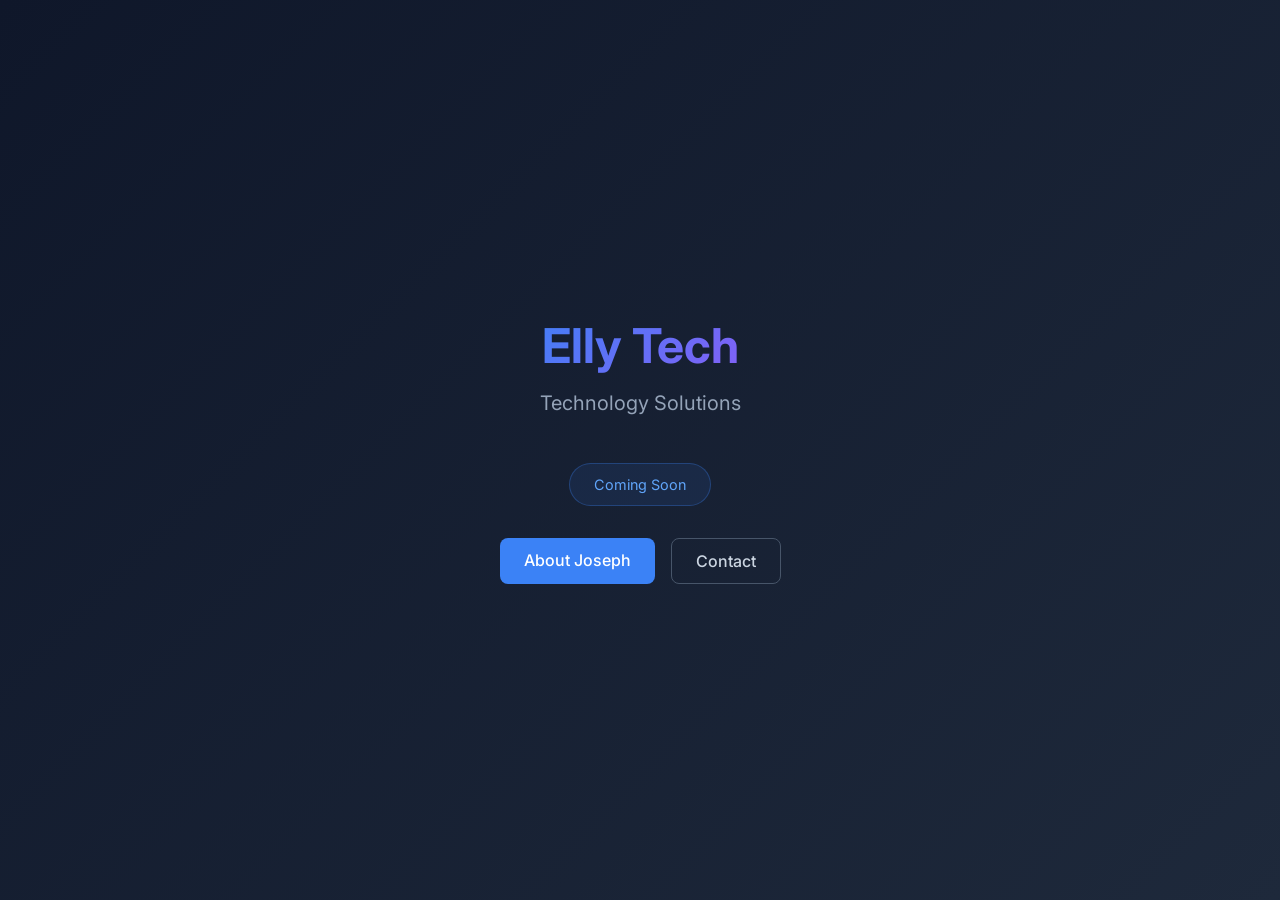
<file: index.html>
<!DOCTYPE html>
<html lang="en">
<head>
    <meta charset="UTF-8">
    <meta name="viewport" content="width=device-width, initial-scale=1.0">
    <meta name="description" content="Elly Tech - Technology Solutions">
    <title>Elly Tech</title>
    <link rel="preconnect" href="https://fonts.googleapis.com">
    <link rel="preconnect" href="https://fonts.gstatic.com" crossorigin>
    <link href="https://fonts.googleapis.com/css2?family=Inter:wght@300;400;500;600;700&display=swap" rel="stylesheet">
    <style>
        * {
            box-sizing: border-box;
            margin: 0;
            padding: 0;
        }

        body {
            font-family: 'Inter', -apple-system, BlinkMacSystemFont, sans-serif;
            min-height: 100vh;
            display: flex;
            flex-direction: column;
            align-items: center;
            justify-content: center;
            background: linear-gradient(135deg, #0f172a 0%, #1e293b 100%);
            color: #f8fafc;
            padding: 24px;
        }

        .container {
            text-align: center;
            max-width: 600px;
        }

        .logo {
            font-size: 3rem;
            font-weight: 700;
            margin-bottom: 16px;
            background: linear-gradient(135deg, #3b82f6 0%, #8b5cf6 100%);
            -webkit-background-clip: text;
            -webkit-text-fill-color: transparent;
            background-clip: text;
        }

        .tagline {
            font-size: 1.25rem;
            color: #94a3b8;
            margin-bottom: 48px;
        }

        .status {
            display: inline-block;
            padding: 12px 24px;
            background: rgba(59, 130, 246, 0.1);
            border: 1px solid rgba(59, 130, 246, 0.3);
            border-radius: 9999px;
            color: #60a5fa;
            font-size: 0.9rem;
            margin-bottom: 32px;
        }

        .links {
            display: flex;
            gap: 16px;
            justify-content: center;
            flex-wrap: wrap;
        }

        .link {
            padding: 12px 24px;
            background: #3b82f6;
            color: white;
            text-decoration: none;
            border-radius: 8px;
            font-weight: 500;
            transition: all 0.2s ease;
        }

        .link:hover {
            background: #2563eb;
            transform: translateY(-2px);
        }

        .link.secondary {
            background: transparent;
            border: 1px solid #475569;
            color: #cbd5e1;
        }

        .link.secondary:hover {
            border-color: #3b82f6;
            color: #3b82f6;
        }
    </style>
    <meta name="cf-2fa-verify" value="pRONYcfQPALOSGzVeI4U" content="pRONYcfQPALOSGzVeI4U" />
</head>
<body>
    <div class="container">
        <!-- ============================================
             EDIT YOUR HOMEPAGE CONTENT HERE
        ============================================= -->

        <h1 class="logo">Elly Tech</h1>
        <p class="tagline">Technology Solutions</p>

        <div class="status">Coming Soon</div>

        <div class="links">
            <a href="/about-joseph" class="link">About Joseph</a>
            <a href="mailto:jelhoregy@gmail.com" class="link secondary">Contact</a>
        </div>
    </div>
</body>
</html>
</file>
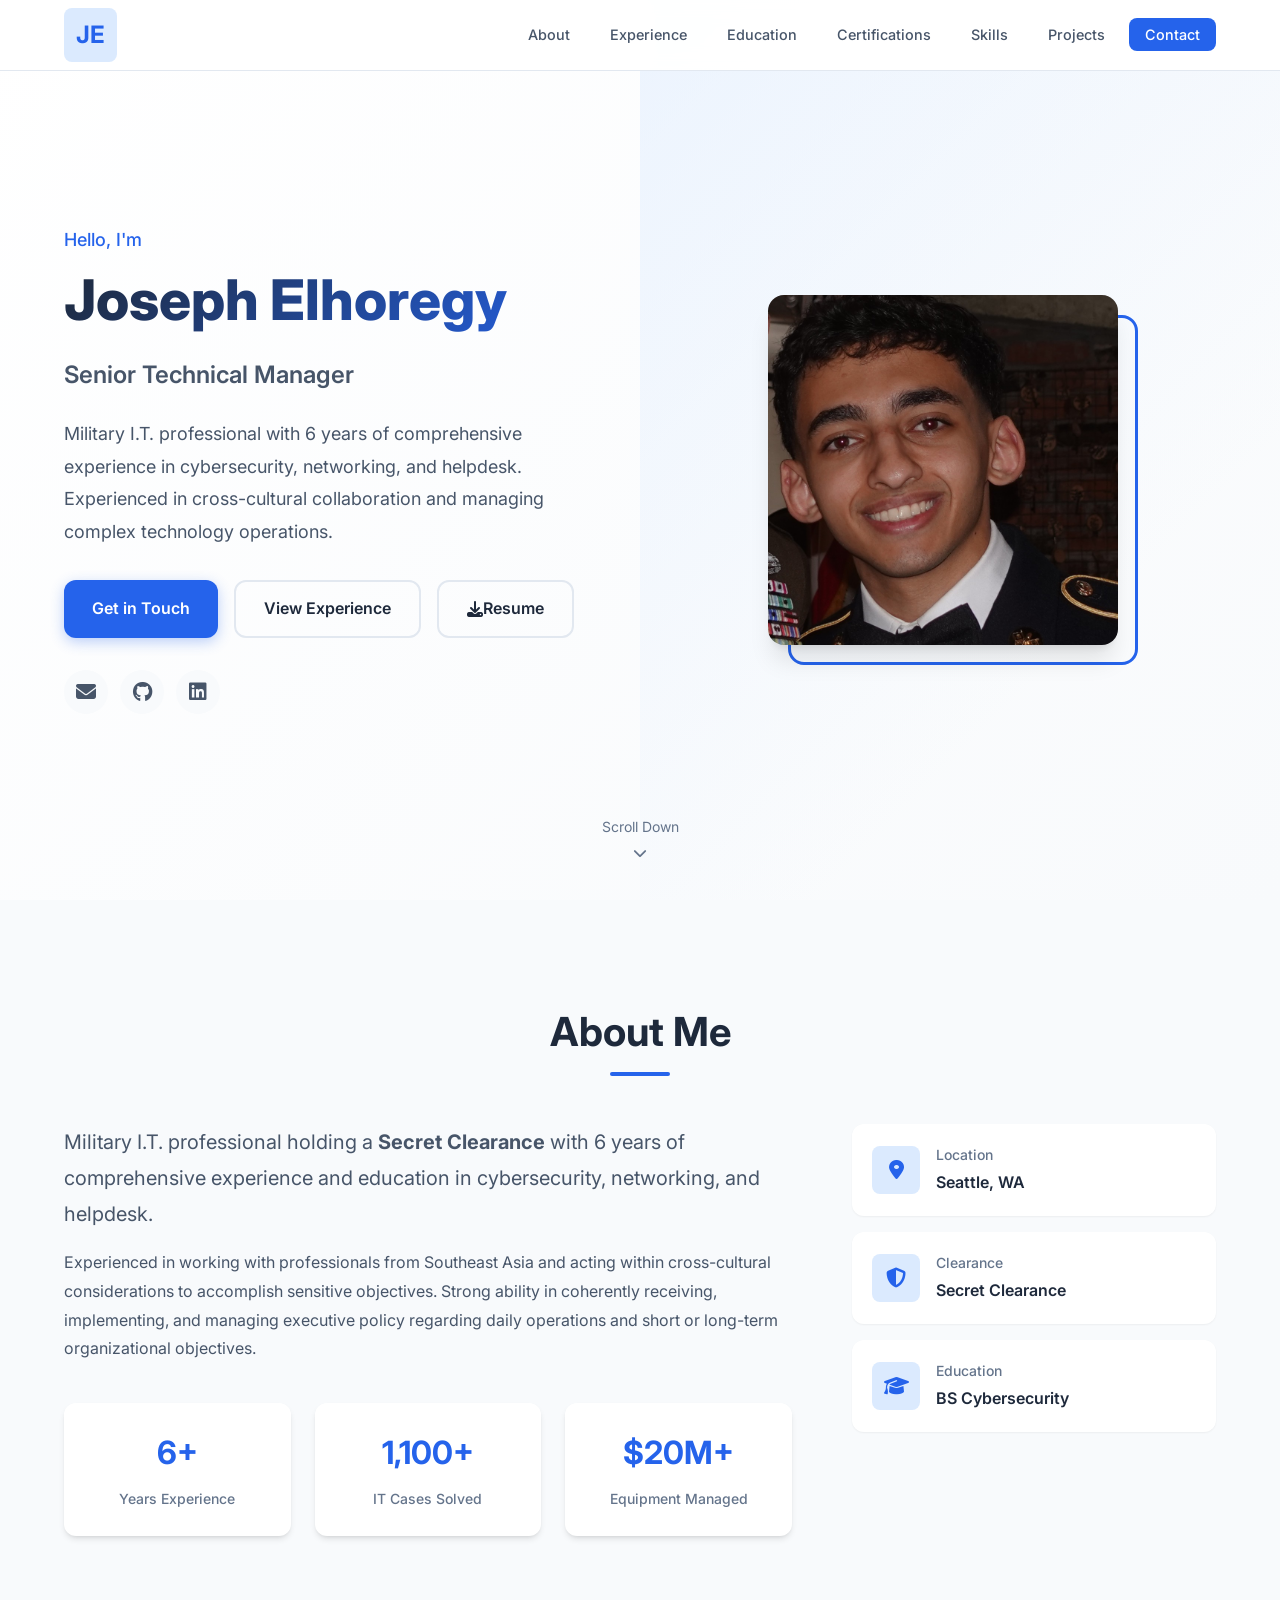
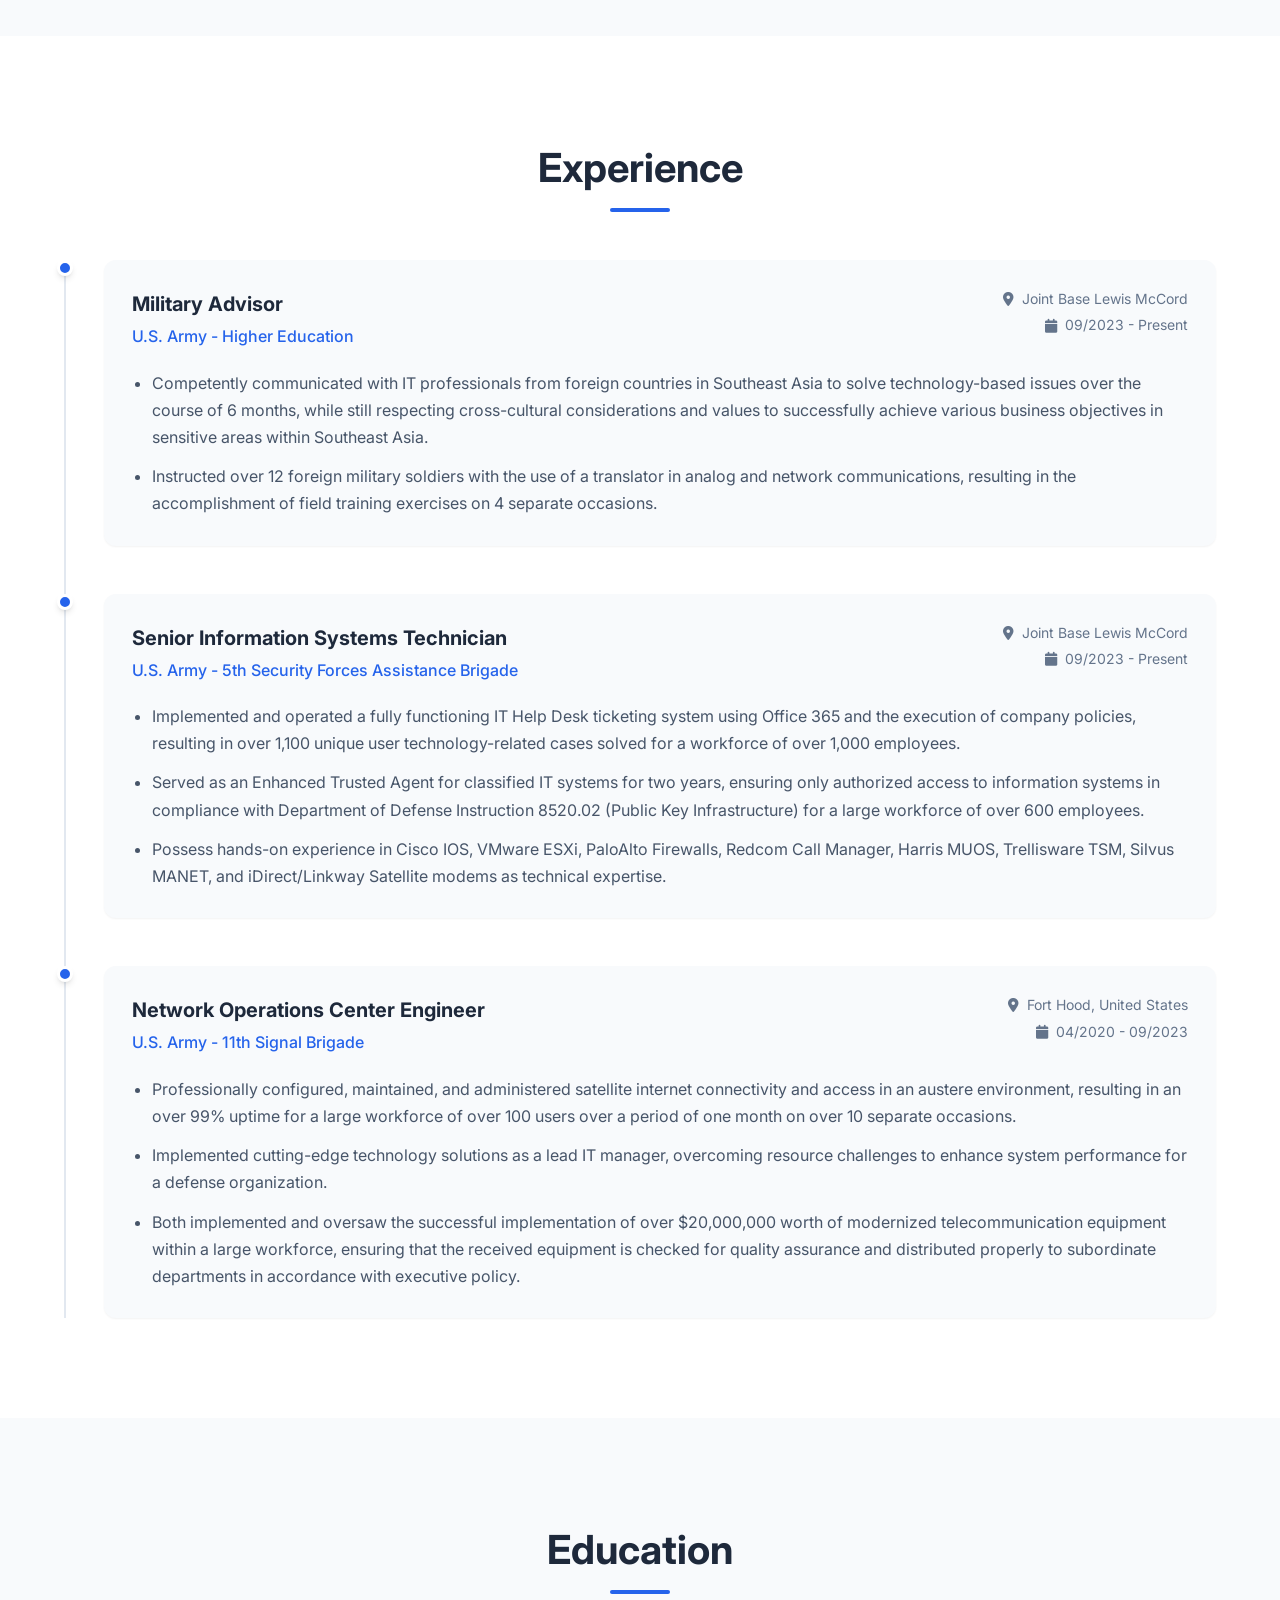
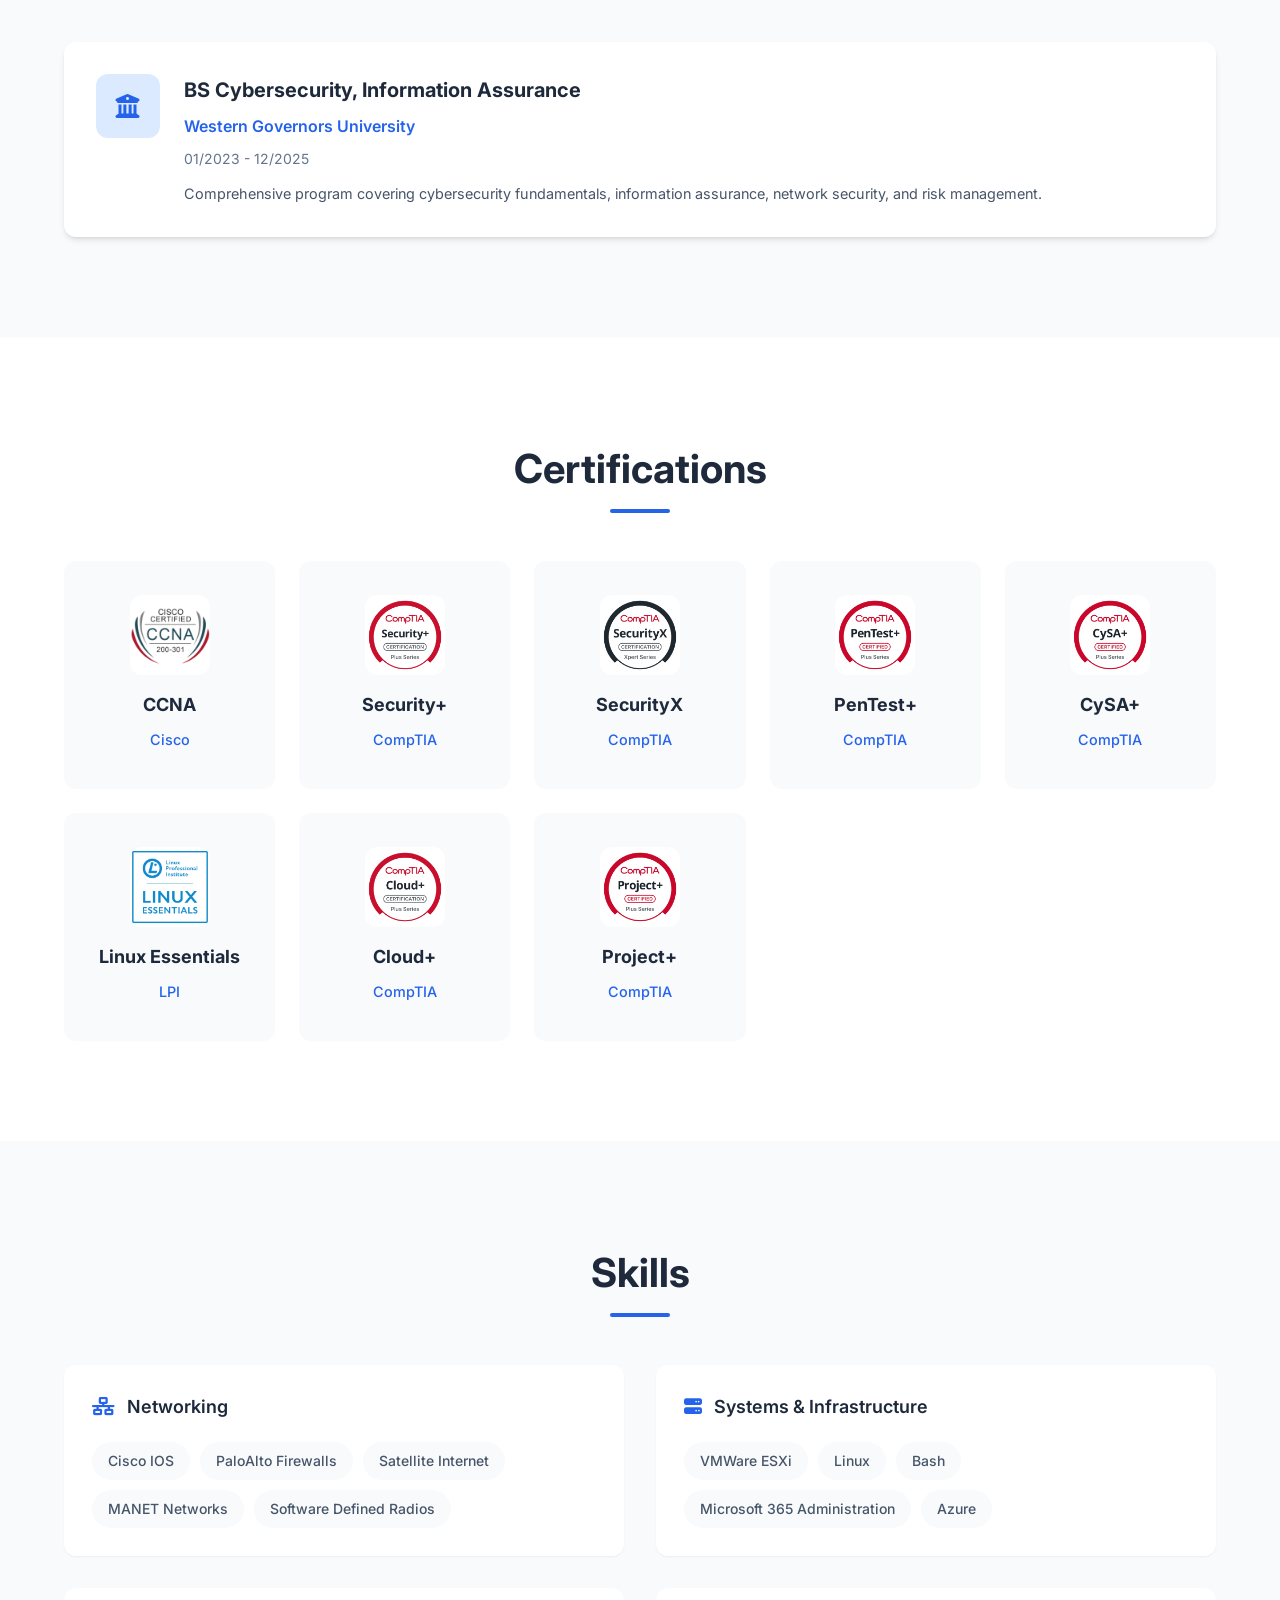
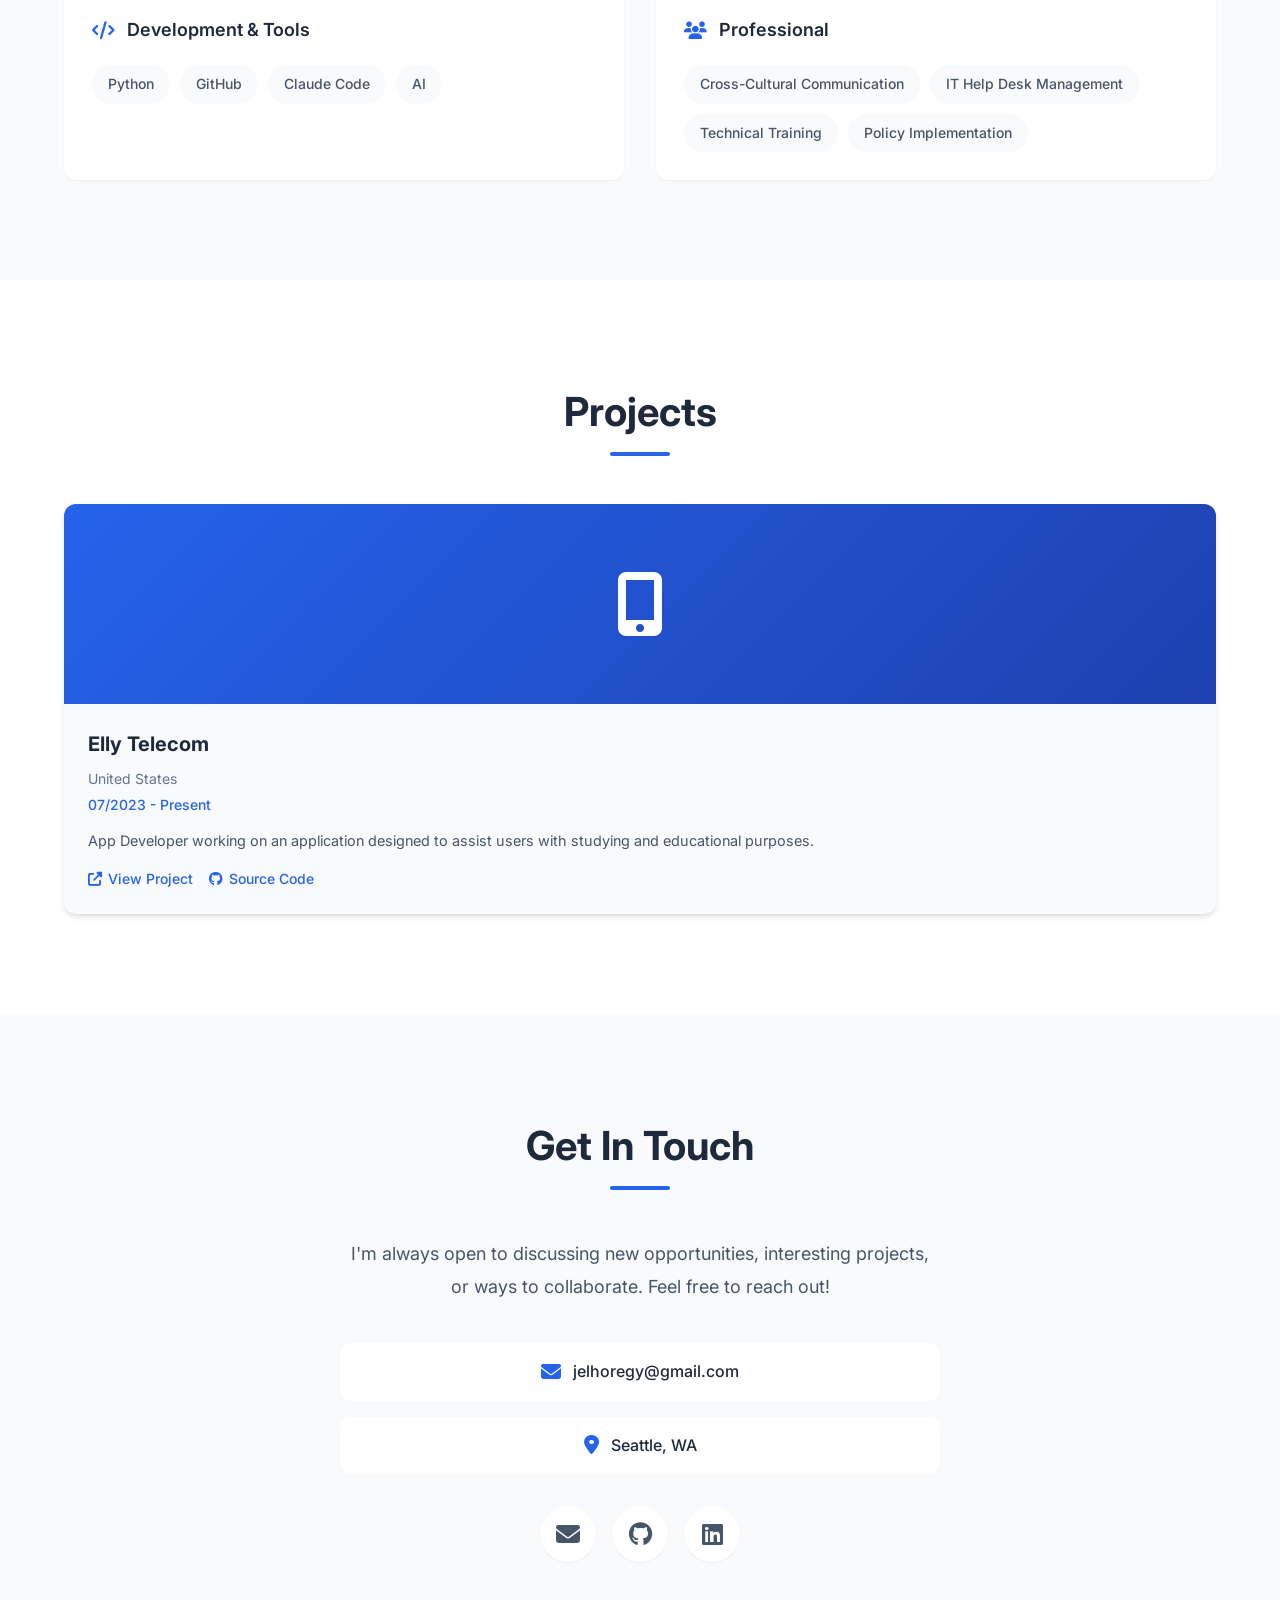
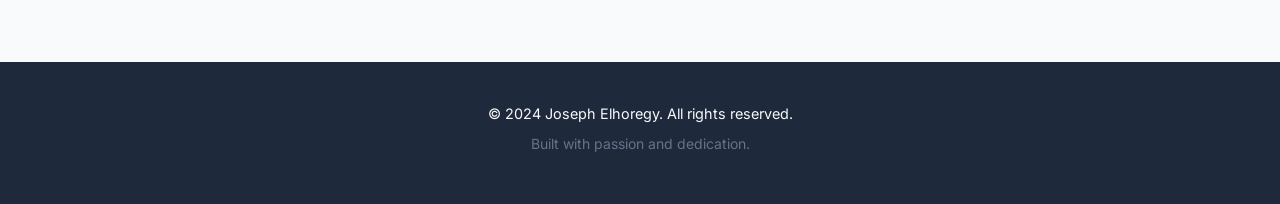
<file: about-joseph/index.html>
<!DOCTYPE html>
<html lang="en">
<head>
    <meta charset="UTF-8">
    <meta name="viewport" content="width=device-width, initial-scale=1.0">
    <meta name="description" content="Joseph Elhoregy - Senior Technical Manager | Military I.T. Professional with expertise in cybersecurity, networking, and helpdesk.">
    <meta name="keywords" content="Joseph Elhoregy, IT Professional, Cybersecurity, Network Engineer, Military, Senior Technical Manager">
    <meta name="author" content="Joseph Elhoregy">

    <title>Joseph Elhoregy | Senior Technical Manager</title>

    <!-- Favicon - Replace with your own -->
    <link rel="icon" type="image/x-icon" href="assets/images/favicon.ico">

    <!-- Google Fonts -->
    <link rel="preconnect" href="https://fonts.googleapis.com">
    <link rel="preconnect" href="https://fonts.gstatic.com" crossorigin>
    <link href="https://fonts.googleapis.com/css2?family=Inter:wght@300;400;500;600;700&family=Fira+Code:wght@400;500&display=swap" rel="stylesheet">

    <!-- Font Awesome for icons -->
    <link rel="stylesheet" href="https://cdnjs.cloudflare.com/ajax/libs/font-awesome/6.5.1/css/all.min.css">

    <!-- Custom CSS -->
    <link rel="stylesheet" href="assets/css/style.css">
</head>
<body>
    <!-- ============================================
         NAVIGATION
         Edit the navigation links below
    ============================================= -->
    <nav class="navbar" id="navbar">
        <div class="nav-container">
            <a href="#hero" class="nav-logo">
                <span class="logo-text">JE</span>
            </a>
            <button class="nav-toggle" id="nav-toggle" aria-label="Toggle navigation">
                <span class="hamburger"></span>
            </button>
            <ul class="nav-menu" id="nav-menu">
                <li class="nav-item"><a href="#about" class="nav-link">About</a></li>
                <li class="nav-item"><a href="#experience" class="nav-link">Experience</a></li>
                <li class="nav-item"><a href="#education" class="nav-link">Education</a></li>
                <li class="nav-item"><a href="#certifications" class="nav-link">Certifications</a></li>
                <li class="nav-item"><a href="#skills" class="nav-link">Skills</a></li>
                <li class="nav-item"><a href="#projects" class="nav-link">Projects</a></li>
                <li class="nav-item"><a href="#contact" class="nav-link nav-cta">Contact</a></li>
            </ul>
        </div>
    </nav>

    <!-- ============================================
         HERO SECTION
         Edit your name, title, and introduction
    ============================================= -->
    <section id="hero" class="hero">
        <div class="hero-container">
            <div class="hero-content">
                <div class="hero-text">
                    <p class="hero-greeting">Hello, I'm</p>
                    <h1 class="hero-name">Joseph Elhoregy</h1>
                    <h2 class="hero-title">Senior Technical Manager</h2>
                    <p class="hero-description">
                        Military I.T. professional with 6 years of comprehensive experience in cybersecurity,
                        networking, and helpdesk. Experienced in cross-cultural collaboration and managing
                        complex technology operations.
                    </p>
                    <div class="hero-buttons">
                        <a href="#contact" class="btn btn-primary">Get in Touch</a>
                        <a href="#experience" class="btn btn-secondary">View Experience</a>
                        <a href="assets/resume.pdf" class="btn btn-secondary" download><i class="fas fa-download"></i> Resume</a>
                    </div>
                    <div class="hero-social">
                        <!-- Edit your social links here -->
                        <a href="mailto:jelhoregy@gmail.com" class="social-link" aria-label="Email">
                            <i class="fas fa-envelope"></i>
                        </a>
                        <a href="https://github.com/jpegyptian" class="social-link" target="_blank" aria-label="GitHub">
                            <i class="fab fa-github"></i>
                        </a>
                        <a href="https://linkedin.com/in/josephelhoregy" class="social-link" target="_blank" aria-label="LinkedIn">
                            <i class="fab fa-linkedin"></i>
                        </a>
                    </div>
                </div>
                <div class="hero-image">
                    <div class="image-wrapper">
                        <img src="assets/images/profile.jpg" alt="Joseph Elhoregy" class="profile-photo">
                        <div class="image-border"></div>
                    </div>
                </div>
            </div>
            <div class="scroll-indicator">
                <a href="#about">
                    <span class="scroll-text">Scroll Down</span>
                    <i class="fas fa-chevron-down"></i>
                </a>
            </div>
        </div>
    </section>

    <!-- ============================================
         ABOUT SECTION
         Edit your summary/about information
    ============================================= -->
    <section id="about" class="section about">
        <div class="container">
            <h2 class="section-title">About Me</h2>
            <div class="about-content">
                <div class="about-text">
                    <p class="about-intro">
                        Military I.T. professional holding a <strong>Secret Clearance</strong> with 6 years of
                        comprehensive experience and education in cybersecurity, networking, and helpdesk.
                    </p>
                    <p>
                        Experienced in working with professionals from Southeast Asia and acting within
                        cross-cultural considerations to accomplish sensitive objectives. Strong ability
                        in coherently receiving, implementing, and managing executive policy regarding
                        daily operations and short or long-term organizational objectives.
                    </p>
                    <div class="about-highlights">
                        <div class="highlight-item">
                            <span class="highlight-number">6+</span>
                            <span class="highlight-text">Years Experience</span>
                        </div>
                        <div class="highlight-item">
                            <span class="highlight-number">1,100+</span>
                            <span class="highlight-text">IT Cases Solved</span>
                        </div>
                        <div class="highlight-item">
                            <span class="highlight-number">$20M+</span>
                            <span class="highlight-text">Equipment Managed</span>
                        </div>
                    </div>
                </div>
                <div class="about-details">
                    <div class="detail-card">
                        <i class="fas fa-map-marker-alt"></i>
                        <div>
                            <h4>Location</h4>
                            <p>Seattle, WA</p>
                        </div>
                    </div>
                    <div class="detail-card">
                        <i class="fas fa-shield-alt"></i>
                        <div>
                            <h4>Clearance</h4>
                            <p>Secret Clearance</p>
                        </div>
                    </div>
                    <div class="detail-card">
                        <i class="fas fa-graduation-cap"></i>
                        <div>
                            <h4>Education</h4>
                            <p>BS Cybersecurity</p>
                        </div>
                    </div>
                </div>
            </div>
        </div>
    </section>

    <!-- ============================================
         EXPERIENCE SECTION
         Edit your work experience entries
    ============================================= -->
    <section id="experience" class="section experience">
        <div class="container">
            <h2 class="section-title">Experience</h2>
            <div class="timeline">

                <!-- Experience Item 1 -->
                <div class="timeline-item">
                    <div class="timeline-marker"></div>
                    <div class="timeline-content">
                        <div class="timeline-header">
                            <div>
                                <h3 class="job-title">Military Advisor</h3>
                                <h4 class="company">U.S. Army - Higher Education</h4>
                            </div>
                            <div class="timeline-meta">
                                <span class="location"><i class="fas fa-map-marker-alt"></i> Joint Base Lewis McCord</span>
                                <span class="date"><i class="fas fa-calendar"></i> 09/2023 - Present</span>
                            </div>
                        </div>
                        <ul class="job-description">
                            <li>Competently communicated with IT professionals from foreign countries in Southeast Asia to solve technology-based issues over the course of 6 months, while still respecting cross-cultural considerations and values to successfully achieve various business objectives in sensitive areas within Southeast Asia.</li>
                            <li>Instructed over 12 foreign military soldiers with the use of a translator in analog and network communications, resulting in the accomplishment of field training exercises on 4 separate occasions.</li>
                        </ul>
                    </div>
                </div>

                <!-- Experience Item 2 -->
                <div class="timeline-item">
                    <div class="timeline-marker"></div>
                    <div class="timeline-content">
                        <div class="timeline-header">
                            <div>
                                <h3 class="job-title">Senior Information Systems Technician</h3>
                                <h4 class="company">U.S. Army - 5th Security Forces Assistance Brigade</h4>
                            </div>
                            <div class="timeline-meta">
                                <span class="location"><i class="fas fa-map-marker-alt"></i> Joint Base Lewis McCord</span>
                                <span class="date"><i class="fas fa-calendar"></i> 09/2023 - Present</span>
                            </div>
                        </div>
                        <ul class="job-description">
                            <li>Implemented and operated a fully functioning IT Help Desk ticketing system using Office 365 and the execution of company policies, resulting in over 1,100 unique user technology-related cases solved for a workforce of over 1,000 employees.</li>
                            <li>Served as an Enhanced Trusted Agent for classified IT systems for two years, ensuring only authorized access to information systems in compliance with Department of Defense Instruction 8520.02 (Public Key Infrastructure) for a large workforce of over 600 employees.</li>
                            <li>Possess hands-on experience in Cisco IOS, VMware ESXi, PaloAlto Firewalls, Redcom Call Manager, Harris MUOS, Trellisware TSM, Silvus MANET, and iDirect/Linkway Satellite modems as technical expertise.</li>
                        </ul>
                    </div>
                </div>

                <!-- Experience Item 3 -->
                <div class="timeline-item">
                    <div class="timeline-marker"></div>
                    <div class="timeline-content">
                        <div class="timeline-header">
                            <div>
                                <h3 class="job-title">Network Operations Center Engineer</h3>
                                <h4 class="company">U.S. Army - 11th Signal Brigade</h4>
                            </div>
                            <div class="timeline-meta">
                                <span class="location"><i class="fas fa-map-marker-alt"></i> Fort Hood, United States</span>
                                <span class="date"><i class="fas fa-calendar"></i> 04/2020 - 09/2023</span>
                            </div>
                        </div>
                        <ul class="job-description">
                            <li>Professionally configured, maintained, and administered satellite internet connectivity and access in an austere environment, resulting in an over 99% uptime for a large workforce of over 100 users over a period of one month on over 10 separate occasions.</li>
                            <li>Implemented cutting-edge technology solutions as a lead IT manager, overcoming resource challenges to enhance system performance for a defense organization.</li>
                            <li>Both implemented and oversaw the successful implementation of over $20,000,000 worth of modernized telecommunication equipment within a large workforce, ensuring that the received equipment is checked for quality assurance and distributed properly to subordinate departments in accordance with executive policy.</li>
                        </ul>
                    </div>
                </div>

            </div>
        </div>
    </section>

    <!-- ============================================
         EDUCATION SECTION
         Edit your education entries
    ============================================= -->
    <section id="education" class="section education">
        <div class="container">
            <h2 class="section-title">Education</h2>
            <div class="education-grid">

                <!-- Education Item -->
                <div class="education-card">
                    <div class="education-icon">
                        <i class="fas fa-university"></i>
                    </div>
                    <div class="education-content">
                        <h3 class="degree">BS Cybersecurity, Information Assurance</h3>
                        <h4 class="school">Western Governors University</h4>
                        <p class="education-date">01/2023 - 12/2025</p>
                        <p class="education-description">
                            Comprehensive program covering cybersecurity fundamentals, information assurance,
                            network security, and risk management.
                        </p>
                    </div>
                </div>

                <!-- Add more education items as needed -->

            </div>
        </div>
    </section>

    <!-- ============================================
         CERTIFICATIONS SECTION
         Edit your certification entries
    ============================================= -->
    <section id="certifications" class="section certifications">
        <div class="container">
            <h2 class="section-title">Certifications</h2>
            <div class="cert-grid">

                <div class="cert-card">
                    <div class="cert-logo">
                        <img src="assets/images/certs/ccna.jpg" alt="CCNA">
                    </div>
                    <h3 class="cert-name">CCNA</h3>
                    <p class="cert-issuer">Cisco</p>
                </div>

                <div class="cert-card">
                    <div class="cert-logo">
                        <img src="assets/images/certs/securityplus.jpg" alt="Security+">
                    </div>
                    <h3 class="cert-name">Security+</h3>
                    <p class="cert-issuer">CompTIA</p>
                </div>

                <div class="cert-card">
                    <div class="cert-logo">
                        <img src="assets/images/certs/securityx.jpg" alt="SecurityX">
                    </div>
                    <h3 class="cert-name">SecurityX</h3>
                    <p class="cert-issuer">CompTIA</p>
                </div>

                <div class="cert-card">
                    <div class="cert-logo">
                        <img src="assets/images/certs/pentestplus.jpg" alt="PenTest+">
                    </div>
                    <h3 class="cert-name">PenTest+</h3>
                    <p class="cert-issuer">CompTIA</p>
                </div>

                <div class="cert-card">
                    <div class="cert-logo">
                        <img src="assets/images/certs/cysaplus.jpg" alt="CySA+">
                    </div>
                    <h3 class="cert-name">CySA+</h3>
                    <p class="cert-issuer">CompTIA</p>
                </div>

                <div class="cert-card">
                    <div class="cert-logo">
                        <img src="assets/images/certs/linuxessentials.jpg" alt="Linux Essentials">
                    </div>
                    <h3 class="cert-name">Linux Essentials</h3>
                    <p class="cert-issuer">LPI</p>
                </div>

                <div class="cert-card">
                    <div class="cert-logo">
                        <img src="assets/images/certs/cloudplus.jpg" alt="Cloud+">
                    </div>
                    <h3 class="cert-name">Cloud+</h3>
                    <p class="cert-issuer">CompTIA</p>
                </div>

                <div class="cert-card">
                    <div class="cert-logo">
                        <img src="assets/images/certs/projectplus.jpg" alt="Project+">
                    </div>
                    <h3 class="cert-name">Project+</h3>
                    <p class="cert-issuer">CompTIA</p>
                </div>

            </div>
        </div>
    </section>

    <!-- ============================================
         SKILLS SECTION
         Edit your skills list
    ============================================= -->
    <section id="skills" class="section skills">
        <div class="container">
            <h2 class="section-title">Skills</h2>
            <div class="skills-content">

                <div class="skills-category">
                    <h3 class="category-title"><i class="fas fa-network-wired"></i> Networking</h3>
                    <div class="skills-tags">
                        <span class="skill-tag">Cisco IOS</span>
                        <span class="skill-tag">PaloAlto Firewalls</span>
                        <span class="skill-tag">Satellite Internet</span>
                        <span class="skill-tag">MANET Networks</span>
                        <span class="skill-tag">Software Defined Radios</span>
                    </div>
                </div>

                <div class="skills-category">
                    <h3 class="category-title"><i class="fas fa-server"></i> Systems & Infrastructure</h3>
                    <div class="skills-tags">
                        <span class="skill-tag">VMWare ESXi</span>
                        <span class="skill-tag">Linux</span>
                        <span class="skill-tag">Bash</span>
                        <span class="skill-tag">Microsoft 365 Administration</span>
                        <span class="skill-tag">Azure</span>
                    </div>
                </div>

                <div class="skills-category">
                    <h3 class="category-title"><i class="fas fa-code"></i> Development & Tools</h3>
                    <div class="skills-tags">
                        <span class="skill-tag">Python</span>
                        <span class="skill-tag">GitHub</span>
                        <span class="skill-tag">Claude Code</span>
                        <span class="skill-tag">AI</span>
                    </div>
                </div>

                <div class="skills-category">
                    <h3 class="category-title"><i class="fas fa-users"></i> Professional</h3>
                    <div class="skills-tags">
                        <span class="skill-tag">Cross-Cultural Communication</span>
                        <span class="skill-tag">IT Help Desk Management</span>
                        <span class="skill-tag">Technical Training</span>
                        <span class="skill-tag">Policy Implementation</span>
                    </div>
                </div>

            </div>
        </div>
    </section>

    <!-- ============================================
         PROJECTS SECTION
         Edit your projects
    ============================================= -->
    <section id="projects" class="section projects">
        <div class="container">
            <h2 class="section-title">Projects</h2>
            <div class="projects-grid">

                <!-- Project Item -->
                <div class="project-card">
                    <div class="project-image">
                        <div class="project-placeholder">
                            <i class="fas fa-mobile-alt"></i>
                        </div>
                    </div>
                    <div class="project-content">
                        <h3 class="project-title">Elly Telecom</h3>
                        <p class="project-location">United States</p>
                        <p class="project-date">07/2023 - Present</p>
                        <p class="project-description">
                            App Developer working on an application designed to assist users with studying
                            and educational purposes.
                        </p>
                        <div class="project-links">
                            <!-- Add your project links here -->
                            <a href="#" class="project-link"><i class="fas fa-external-link-alt"></i> View Project</a>
                            <a href="#" class="project-link"><i class="fab fa-github"></i> Source Code</a>
                        </div>
                    </div>
                </div>

                <!-- Add more project cards as needed -->

            </div>
        </div>
    </section>

    <!-- ============================================
         CONTACT SECTION
         Edit your contact information
    ============================================= -->
    <section id="contact" class="section contact">
        <div class="container">
            <h2 class="section-title">Get In Touch</h2>
            <div class="contact-content">
                <div class="contact-info">
                    <p class="contact-intro">
                        I'm always open to discussing new opportunities, interesting projects,
                        or ways to collaborate. Feel free to reach out!
                    </p>
                    <div class="contact-methods">
                        <a href="mailto:jelhoregy@gmail.com" class="contact-method">
                            <i class="fas fa-envelope"></i>
                            <span>jelhoregy@gmail.com</span>
                        </a>
                        <div class="contact-method">
                            <i class="fas fa-map-marker-alt"></i>
                            <span>Seattle, WA</span>
                        </div>
                    </div>
                    <div class="contact-social">
                        <a href="mailto:jelhoregy@gmail.com" class="social-btn" aria-label="Email">
                            <i class="fas fa-envelope"></i>
                        </a>
                        <a href="https://github.com/jpegyptian" class="social-btn" target="_blank" aria-label="GitHub">
                            <i class="fab fa-github"></i>
                        </a>
                        <a href="https://linkedin.com/in/josephelhoregy" class="social-btn" target="_blank" aria-label="LinkedIn">
                            <i class="fab fa-linkedin"></i>
                        </a>
                    </div>
                </div>
            </div>
        </div>
    </section>

    <!-- ============================================
         FOOTER
         Edit footer information
    ============================================= -->
    <footer class="footer">
        <div class="container">
            <p>&copy; 2024 Joseph Elhoregy. All rights reserved.</p>
            <p class="footer-credit">Built with passion and dedication.</p>
        </div>
    </footer>

    <!-- JavaScript -->
    <script src="assets/js/main.js"></script>
</body>
</html>
</file>
<file: about-joseph/assets/css/style.css>
/* ============================================
   ROOT VARIABLES - EASY TO CUSTOMIZE
   Change these colors to customize your theme
============================================= */
:root {
    /* Primary Colors - Edit these to change your color scheme */
    --primary-color: #2563eb;
    --primary-hover: #1d4ed8;
    --primary-light: #dbeafe;
    --primary-dark: #1e40af;

    /* Neutral Colors */
    --bg-primary: #ffffff;
    --bg-secondary: #f8fafc;
    --bg-tertiary: #f1f5f9;
    --text-primary: #1e293b;
    --text-secondary: #475569;
    --text-muted: #64748b;

    /* Accent Colors */
    --accent-success: #10b981;
    --accent-warning: #f59e0b;
    --accent-error: #ef4444;

    /* Border & Shadow */
    --border-color: #e2e8f0;
    --shadow-sm: 0 1px 2px 0 rgba(0, 0, 0, 0.05);
    --shadow-md: 0 4px 6px -1px rgba(0, 0, 0, 0.1), 0 2px 4px -2px rgba(0, 0, 0, 0.1);
    --shadow-lg: 0 10px 15px -3px rgba(0, 0, 0, 0.1), 0 4px 6px -4px rgba(0, 0, 0, 0.1);
    --shadow-xl: 0 20px 25px -5px rgba(0, 0, 0, 0.1), 0 8px 10px -6px rgba(0, 0, 0, 0.1);

    /* Typography */
    --font-primary: 'Inter', -apple-system, BlinkMacSystemFont, 'Segoe UI', Roboto, sans-serif;
    --font-mono: 'Fira Code', 'Consolas', monospace;

    /* Spacing */
    --section-padding: 100px 0;
    --container-max: 1200px;

    /* Transitions */
    --transition-fast: 0.15s ease;
    --transition-base: 0.3s ease;
    --transition-slow: 0.5s ease;

    /* Border Radius */
    --radius-sm: 4px;
    --radius-md: 8px;
    --radius-lg: 12px;
    --radius-xl: 16px;
    --radius-full: 9999px;
}

/* ============================================
   BASE STYLES
============================================= */
*, *::before, *::after {
    box-sizing: border-box;
    margin: 0;
    padding: 0;
}

html {
    scroll-behavior: smooth;
    scroll-padding-top: 80px;
}

body {
    font-family: var(--font-primary);
    font-size: 16px;
    line-height: 1.6;
    color: var(--text-primary);
    background-color: var(--bg-primary);
    -webkit-font-smoothing: antialiased;
    -moz-osx-font-smoothing: grayscale;
}

img {
    max-width: 100%;
    height: auto;
    display: block;
}

a {
    text-decoration: none;
    color: inherit;
    transition: color var(--transition-fast);
}

ul {
    list-style: none;
}

.container {
    max-width: var(--container-max);
    margin: 0 auto;
    padding: 0 24px;
}

.section {
    padding: var(--section-padding);
}

.section-title {
    font-size: 2.5rem;
    font-weight: 700;
    text-align: center;
    margin-bottom: 60px;
    color: var(--text-primary);
    position: relative;
}

.section-title::after {
    content: '';
    position: absolute;
    bottom: -12px;
    left: 50%;
    transform: translateX(-50%);
    width: 60px;
    height: 4px;
    background: var(--primary-color);
    border-radius: var(--radius-full);
}

/* ============================================
   NAVIGATION
============================================= */
.navbar {
    position: fixed;
    top: 0;
    left: 0;
    right: 0;
    background: rgba(255, 255, 255, 0.95);
    backdrop-filter: blur(10px);
    border-bottom: 1px solid var(--border-color);
    z-index: 1000;
    transition: all var(--transition-base);
}

.navbar.scrolled {
    box-shadow: var(--shadow-md);
}

.nav-container {
    max-width: var(--container-max);
    margin: 0 auto;
    padding: 0 24px;
    display: flex;
    align-items: center;
    justify-content: space-between;
    height: 70px;
}

.nav-logo {
    display: flex;
    align-items: center;
}

.logo-text {
    font-size: 1.5rem;
    font-weight: 700;
    color: var(--primary-color);
    background: var(--primary-light);
    padding: 8px 12px;
    border-radius: var(--radius-md);
}

.nav-menu {
    display: flex;
    align-items: center;
    gap: 8px;
}

.nav-link {
    padding: 8px 16px;
    font-size: 0.9rem;
    font-weight: 500;
    color: var(--text-secondary);
    border-radius: var(--radius-md);
    transition: all var(--transition-fast);
}

.nav-link:hover {
    color: var(--primary-color);
    background: var(--primary-light);
}

.nav-cta {
    background: var(--primary-color);
    color: white !important;
}

.nav-cta:hover {
    background: var(--primary-hover);
}

.nav-toggle {
    display: none;
    flex-direction: column;
    gap: 5px;
    background: none;
    border: none;
    cursor: pointer;
    padding: 8px;
}

.hamburger,
.hamburger::before,
.hamburger::after {
    display: block;
    width: 24px;
    height: 2px;
    background: var(--text-primary);
    border-radius: var(--radius-full);
    transition: all var(--transition-base);
}

.hamburger {
    position: relative;
}

.hamburger::before,
.hamburger::after {
    content: '';
    position: absolute;
    left: 0;
}

.hamburger::before {
    top: -7px;
}

.hamburger::after {
    top: 7px;
}

/* ============================================
   HERO SECTION
============================================= */
.hero {
    min-height: 100vh;
    display: flex;
    align-items: center;
    background: linear-gradient(135deg, var(--bg-primary) 0%, var(--bg-secondary) 100%);
    position: relative;
    overflow: hidden;
}

.hero::before {
    content: '';
    position: absolute;
    top: 0;
    right: 0;
    width: 50%;
    height: 100%;
    background: linear-gradient(135deg, var(--primary-light) 0%, transparent 70%);
    opacity: 0.5;
    pointer-events: none;
}

.hero-container {
    max-width: var(--container-max);
    margin: 0 auto;
    padding: 120px 24px 80px;
    width: 100%;
}

.hero-content {
    display: grid;
    grid-template-columns: 1fr 1fr;
    gap: 60px;
    align-items: center;
}

.hero-greeting {
    font-size: 1.125rem;
    color: var(--primary-color);
    font-weight: 500;
    margin-bottom: 12px;
}

.hero-name {
    font-size: 3.5rem;
    font-weight: 800;
    line-height: 1.2;
    margin-bottom: 16px;
    padding-bottom: 0.1em;
    background: linear-gradient(135deg, var(--text-primary) 0%, var(--primary-color) 100%);
    -webkit-background-clip: text;
    -webkit-text-fill-color: transparent;
    background-clip: text;
}

.hero-title {
    font-size: 1.5rem;
    font-weight: 600;
    color: var(--text-secondary);
    margin-bottom: 24px;
}

.hero-description {
    font-size: 1.125rem;
    color: var(--text-secondary);
    max-width: 500px;
    margin-bottom: 32px;
    line-height: 1.8;
}

.hero-buttons {
    display: flex;
    gap: 16px;
    margin-bottom: 32px;
}

.btn {
    display: inline-flex;
    align-items: center;
    justify-content: center;
    padding: 14px 28px;
    font-size: 1rem;
    font-weight: 600;
    border-radius: var(--radius-lg);
    transition: all var(--transition-base);
    cursor: pointer;
    border: none;
}

.btn-primary {
    background: var(--primary-color);
    color: white;
    box-shadow: 0 4px 14px rgba(37, 99, 235, 0.3);
}

.btn-primary:hover {
    background: var(--primary-hover);
    transform: translateY(-2px);
    box-shadow: 0 6px 20px rgba(37, 99, 235, 0.4);
}

.btn-secondary {
    background: transparent;
    color: var(--text-primary);
    border: 2px solid var(--border-color);
}

.btn-secondary:hover {
    border-color: var(--primary-color);
    color: var(--primary-color);
}

.hero-social {
    display: flex;
    gap: 12px;
}

.social-link {
    width: 44px;
    height: 44px;
    display: flex;
    align-items: center;
    justify-content: center;
    border-radius: var(--radius-full);
    background: var(--bg-secondary);
    color: var(--text-secondary);
    font-size: 1.25rem;
    transition: all var(--transition-base);
}

.social-link:hover {
    background: var(--primary-color);
    color: white;
    transform: translateY(-3px);
}

.hero-image {
    display: flex;
    justify-content: center;
    align-items: center;
    position: relative;
}

.image-wrapper {
    position: relative;
    width: 350px;
    height: 350px;
}

.profile-photo {
    width: 100%;
    height: 100%;
    object-fit: cover;
    border-radius: var(--radius-xl);
    box-shadow: var(--shadow-xl);
    position: relative;
    z-index: 2;
}

.image-border {
    position: absolute;
    top: 20px;
    left: 20px;
    width: 100%;
    height: 100%;
    border: 3px solid var(--primary-color);
    border-radius: var(--radius-xl);
    z-index: 1;
}

.scroll-indicator {
    position: absolute;
    bottom: 40px;
    left: 50%;
    transform: translateX(-50%);
    text-align: center;
}

.scroll-indicator a {
    display: flex;
    flex-direction: column;
    align-items: center;
    gap: 8px;
    color: var(--text-muted);
    font-size: 0.875rem;
    animation: bounce 2s infinite;
}

@keyframes bounce {
    0%, 20%, 50%, 80%, 100% {
        transform: translateY(0);
    }
    40% {
        transform: translateY(-8px);
    }
    60% {
        transform: translateY(-4px);
    }
}

/* ============================================
   ABOUT SECTION
============================================= */
.about {
    background: var(--bg-secondary);
}

.about-content {
    display: grid;
    grid-template-columns: 2fr 1fr;
    gap: 60px;
    align-items: start;
}

.about-intro {
    font-size: 1.25rem;
    color: var(--text-primary);
    margin-bottom: 20px;
    line-height: 1.8;
}

.about-text p {
    color: var(--text-secondary);
    margin-bottom: 16px;
    line-height: 1.8;
}

.about-highlights {
    display: grid;
    grid-template-columns: repeat(3, 1fr);
    gap: 24px;
    margin-top: 40px;
}

.highlight-item {
    text-align: center;
    padding: 24px;
    background: var(--bg-primary);
    border-radius: var(--radius-lg);
    box-shadow: var(--shadow-md);
}

.highlight-number {
    display: block;
    font-size: 2rem;
    font-weight: 700;
    color: var(--primary-color);
    margin-bottom: 8px;
}

.highlight-text {
    font-size: 0.875rem;
    color: var(--text-muted);
    font-weight: 500;
}

.about-details {
    display: flex;
    flex-direction: column;
    gap: 16px;
}

.detail-card {
    display: flex;
    align-items: center;
    gap: 16px;
    padding: 20px;
    background: var(--bg-primary);
    border-radius: var(--radius-lg);
    box-shadow: var(--shadow-sm);
    transition: all var(--transition-base);
}

.detail-card:hover {
    transform: translateX(8px);
    box-shadow: var(--shadow-md);
}

.detail-card i {
    width: 48px;
    height: 48px;
    display: flex;
    align-items: center;
    justify-content: center;
    background: var(--primary-light);
    color: var(--primary-color);
    border-radius: var(--radius-md);
    font-size: 1.25rem;
}

.detail-card h4 {
    font-size: 0.875rem;
    color: var(--text-muted);
    font-weight: 500;
    margin-bottom: 4px;
}

.detail-card p {
    font-size: 1rem;
    font-weight: 600;
    color: var(--text-primary);
}

/* ============================================
   EXPERIENCE SECTION
============================================= */
.timeline {
    position: relative;
    padding-left: 40px;
}

.timeline::before {
    content: '';
    position: absolute;
    left: 0;
    top: 0;
    bottom: 0;
    width: 2px;
    background: var(--border-color);
}

.timeline-item {
    position: relative;
    margin-bottom: 48px;
}

.timeline-item:last-child {
    margin-bottom: 0;
}

.timeline-marker {
    position: absolute;
    left: -47px;
    top: 0;
    width: 16px;
    height: 16px;
    background: var(--primary-color);
    border-radius: var(--radius-full);
    border: 3px solid var(--bg-primary);
    box-shadow: var(--shadow-md);
}

.timeline-content {
    background: var(--bg-secondary);
    padding: 28px;
    border-radius: var(--radius-lg);
    box-shadow: var(--shadow-sm);
    transition: all var(--transition-base);
}

.timeline-content:hover {
    box-shadow: var(--shadow-md);
    transform: translateX(8px);
}

.timeline-header {
    display: flex;
    justify-content: space-between;
    align-items: flex-start;
    flex-wrap: wrap;
    gap: 16px;
    margin-bottom: 20px;
}

.job-title {
    font-size: 1.25rem;
    font-weight: 700;
    color: var(--text-primary);
    margin-bottom: 4px;
}

.company {
    font-size: 1rem;
    color: var(--primary-color);
    font-weight: 500;
}

.timeline-meta {
    display: flex;
    flex-direction: column;
    gap: 4px;
    text-align: right;
}

.timeline-meta span {
    font-size: 0.875rem;
    color: var(--text-muted);
    display: flex;
    align-items: center;
    gap: 8px;
    justify-content: flex-end;
}

.job-description {
    list-style: disc;
    padding-left: 20px;
}

.job-description li {
    color: var(--text-secondary);
    margin-bottom: 12px;
    line-height: 1.7;
}

.job-description li:last-child {
    margin-bottom: 0;
}

/* ============================================
   EDUCATION SECTION
============================================= */
.education {
    background: var(--bg-secondary);
}

.education-grid {
    display: grid;
    grid-template-columns: repeat(auto-fit, minmax(400px, 1fr));
    gap: 24px;
}

.education-card {
    display: flex;
    gap: 24px;
    padding: 32px;
    background: var(--bg-primary);
    border-radius: var(--radius-lg);
    box-shadow: var(--shadow-md);
    transition: all var(--transition-base);
}

.education-card:hover {
    transform: translateY(-4px);
    box-shadow: var(--shadow-lg);
}

.education-icon {
    width: 64px;
    height: 64px;
    min-width: 64px;
    display: flex;
    align-items: center;
    justify-content: center;
    background: var(--primary-light);
    color: var(--primary-color);
    border-radius: var(--radius-lg);
    font-size: 1.5rem;
}

.degree {
    font-size: 1.25rem;
    font-weight: 700;
    color: var(--text-primary);
    margin-bottom: 8px;
}

.school {
    font-size: 1rem;
    color: var(--primary-color);
    font-weight: 600;
    margin-bottom: 8px;
}

.education-date {
    font-size: 0.875rem;
    color: var(--text-muted);
    margin-bottom: 12px;
}

.education-description {
    font-size: 0.9rem;
    color: var(--text-secondary);
    line-height: 1.6;
}

/* ============================================
   CERTIFICATIONS SECTION
============================================= */
.cert-grid {
    display: grid;
    grid-template-columns: repeat(auto-fit, minmax(200px, 1fr));
    gap: 24px;
}

.cert-card {
    padding: 32px 24px;
    background: var(--bg-secondary);
    border-radius: var(--radius-lg);
    text-align: center;
    transition: all var(--transition-base);
    border: 2px solid transparent;
}

.cert-card:hover {
    transform: translateY(-4px);
    box-shadow: var(--shadow-lg);
    border-color: var(--primary-color);
}

.cert-logo {
    width: 80px;
    height: 80px;
    margin: 0 auto 16px;
    display: flex;
    align-items: center;
    justify-content: center;
    background: var(--bg-primary);
    border-radius: var(--radius-lg);
    overflow: hidden;
}

.cert-logo img {
    width: 100%;
    height: 100%;
    object-fit: contain;
}

.cert-name {
    font-size: 1.125rem;
    font-weight: 700;
    color: var(--text-primary);
    margin-bottom: 8px;
}

.cert-issuer {
    font-size: 0.9rem;
    color: var(--primary-color);
    font-weight: 500;
    margin-bottom: 4px;
}

.cert-date {
    font-size: 0.875rem;
    color: var(--text-muted);
}

/* ============================================
   SKILLS SECTION
============================================= */
.skills {
    background: var(--bg-secondary);
}

.skills-content {
    display: grid;
    grid-template-columns: repeat(2, 1fr);
    gap: 32px;
}

.skills-category {
    padding: 28px;
    background: var(--bg-primary);
    border-radius: var(--radius-lg);
    box-shadow: var(--shadow-sm);
}

.category-title {
    display: flex;
    align-items: center;
    gap: 12px;
    font-size: 1.125rem;
    font-weight: 600;
    color: var(--text-primary);
    margin-bottom: 20px;
}

.category-title i {
    color: var(--primary-color);
}

.skills-tags {
    display: flex;
    flex-wrap: wrap;
    gap: 10px;
}

.skill-tag {
    padding: 8px 16px;
    background: var(--bg-secondary);
    color: var(--text-secondary);
    border-radius: var(--radius-full);
    font-size: 0.875rem;
    font-weight: 500;
    transition: all var(--transition-fast);
}

.skill-tag:hover {
    background: var(--primary-color);
    color: white;
}

/* ============================================
   PROJECTS SECTION
============================================= */
.projects-grid {
    display: grid;
    grid-template-columns: repeat(auto-fit, minmax(350px, 1fr));
    gap: 32px;
}

.project-card {
    background: var(--bg-secondary);
    border-radius: var(--radius-lg);
    overflow: hidden;
    box-shadow: var(--shadow-md);
    transition: all var(--transition-base);
}

.project-card:hover {
    transform: translateY(-8px);
    box-shadow: var(--shadow-xl);
}

.project-image {
    height: 200px;
    overflow: hidden;
}

.project-placeholder {
    width: 100%;
    height: 100%;
    display: flex;
    align-items: center;
    justify-content: center;
    background: linear-gradient(135deg, var(--primary-color) 0%, var(--primary-dark) 100%);
    color: white;
    font-size: 4rem;
}

.project-content {
    padding: 24px;
}

.project-title {
    font-size: 1.25rem;
    font-weight: 700;
    color: var(--text-primary);
    margin-bottom: 8px;
}

.project-location {
    font-size: 0.875rem;
    color: var(--text-muted);
    margin-bottom: 4px;
}

.project-date {
    font-size: 0.875rem;
    color: var(--primary-color);
    font-weight: 500;
    margin-bottom: 12px;
}

.project-description {
    font-size: 0.9rem;
    color: var(--text-secondary);
    line-height: 1.6;
    margin-bottom: 16px;
}

.project-links {
    display: flex;
    gap: 16px;
}

.project-link {
    display: flex;
    align-items: center;
    gap: 6px;
    font-size: 0.875rem;
    font-weight: 500;
    color: var(--primary-color);
    transition: color var(--transition-fast);
}

.project-link:hover {
    color: var(--primary-hover);
}

/* ============================================
   CONTACT SECTION
============================================= */
.contact {
    background: var(--bg-secondary);
}

.contact-content {
    max-width: 600px;
    margin: 0 auto;
    text-align: center;
}

.contact-intro {
    font-size: 1.125rem;
    color: var(--text-secondary);
    margin-bottom: 40px;
    line-height: 1.8;
}

.contact-methods {
    display: flex;
    flex-direction: column;
    gap: 16px;
    margin-bottom: 32px;
}

.contact-method {
    display: inline-flex;
    align-items: center;
    justify-content: center;
    gap: 12px;
    padding: 16px 24px;
    background: var(--bg-primary);
    border-radius: var(--radius-lg);
    color: var(--text-primary);
    font-size: 1rem;
    font-weight: 500;
    transition: all var(--transition-base);
}

.contact-method:hover {
    background: var(--primary-color);
    color: white;
    transform: translateY(-2px);
}

.contact-method i {
    font-size: 1.25rem;
    color: var(--primary-color);
}

.contact-method:hover i {
    color: white;
}

.contact-social {
    display: flex;
    justify-content: center;
    gap: 16px;
}

.social-btn {
    width: 56px;
    height: 56px;
    display: flex;
    align-items: center;
    justify-content: center;
    background: var(--bg-primary);
    color: var(--text-secondary);
    border-radius: var(--radius-full);
    font-size: 1.5rem;
    transition: all var(--transition-base);
    box-shadow: var(--shadow-sm);
}

.social-btn:hover {
    background: var(--primary-color);
    color: white;
    transform: translateY(-4px);
    box-shadow: var(--shadow-md);
}

/* ============================================
   FOOTER
============================================= */
.footer {
    background: var(--text-primary);
    color: var(--bg-secondary);
    padding: 40px 0;
    text-align: center;
}

.footer p {
    margin-bottom: 8px;
    font-size: 0.9rem;
}

.footer-credit {
    color: var(--text-muted);
    font-size: 0.875rem !important;
}

/* ============================================
   RESPONSIVE STYLES
============================================= */
@media (max-width: 1024px) {
    .hero-content {
        grid-template-columns: 1fr;
        text-align: center;
    }

    .hero-text {
        order: 2;
    }

    .hero-image {
        order: 1;
    }

    .hero-description {
        margin-left: auto;
        margin-right: auto;
    }

    .hero-buttons {
        justify-content: center;
    }

    .hero-social {
        justify-content: center;
    }

    .about-content {
        grid-template-columns: 1fr;
    }

    .about-highlights {
        grid-template-columns: repeat(3, 1fr);
    }

    .skills-content {
        grid-template-columns: 1fr;
    }
}

@media (max-width: 768px) {
    .nav-menu {
        position: fixed;
        top: 70px;
        left: 0;
        right: 0;
        background: var(--bg-primary);
        flex-direction: column;
        padding: 24px;
        gap: 8px;
        box-shadow: var(--shadow-lg);
        transform: translateY(-100%);
        opacity: 0;
        visibility: hidden;
        transition: all var(--transition-base);
    }

    .nav-menu.active {
        transform: translateY(0);
        opacity: 1;
        visibility: visible;
    }

    .nav-toggle {
        display: flex;
    }

    .hero-name {
        font-size: 2.5rem;
    }

    .hero-title {
        font-size: 1.25rem;
    }

    .image-wrapper {
        width: 280px;
        height: 280px;
    }

    .section-title {
        font-size: 2rem;
    }

    .about-highlights {
        grid-template-columns: 1fr;
    }

    .timeline {
        padding-left: 24px;
    }

    .timeline-marker {
        left: -31px;
        width: 12px;
        height: 12px;
    }

    .timeline-header {
        flex-direction: column;
    }

    .timeline-meta {
        text-align: left;
    }

    .timeline-meta span {
        justify-content: flex-start;
    }

    .education-grid {
        grid-template-columns: 1fr;
    }

    .education-card {
        flex-direction: column;
        text-align: center;
    }

    .education-icon {
        margin: 0 auto;
    }

    .cert-grid {
        grid-template-columns: repeat(2, 1fr);
    }

    .projects-grid {
        grid-template-columns: 1fr;
    }

    .hero-buttons {
        flex-direction: column;
        align-items: center;
    }

    .btn {
        width: 100%;
        max-width: 280px;
    }
}

@media (max-width: 480px) {
    .container {
        padding: 0 16px;
    }

    .section {
        padding: 60px 0;
    }

    .hero-container {
        padding: 100px 16px 60px;
    }

    .hero-name {
        font-size: 2rem;
    }

    .image-wrapper {
        width: 220px;
        height: 220px;
    }

    .cert-grid {
        grid-template-columns: 1fr;
    }

    .highlight-item {
        padding: 16px;
    }

    .highlight-number {
        font-size: 1.5rem;
    }
}

/* ============================================
   ANIMATIONS
============================================= */
@keyframes fadeInUp {
    from {
        opacity: 0;
        transform: translateY(30px);
    }
    to {
        opacity: 1;
        transform: translateY(0);
    }
}

.fade-in-up {
    animation: fadeInUp 0.6s ease forwards;
}

/* Animation delays for staggered effect */
.delay-1 { animation-delay: 0.1s; }
.delay-2 { animation-delay: 0.2s; }
.delay-3 { animation-delay: 0.3s; }
.delay-4 { animation-delay: 0.4s; }
.delay-5 { animation-delay: 0.5s; }
</file>
